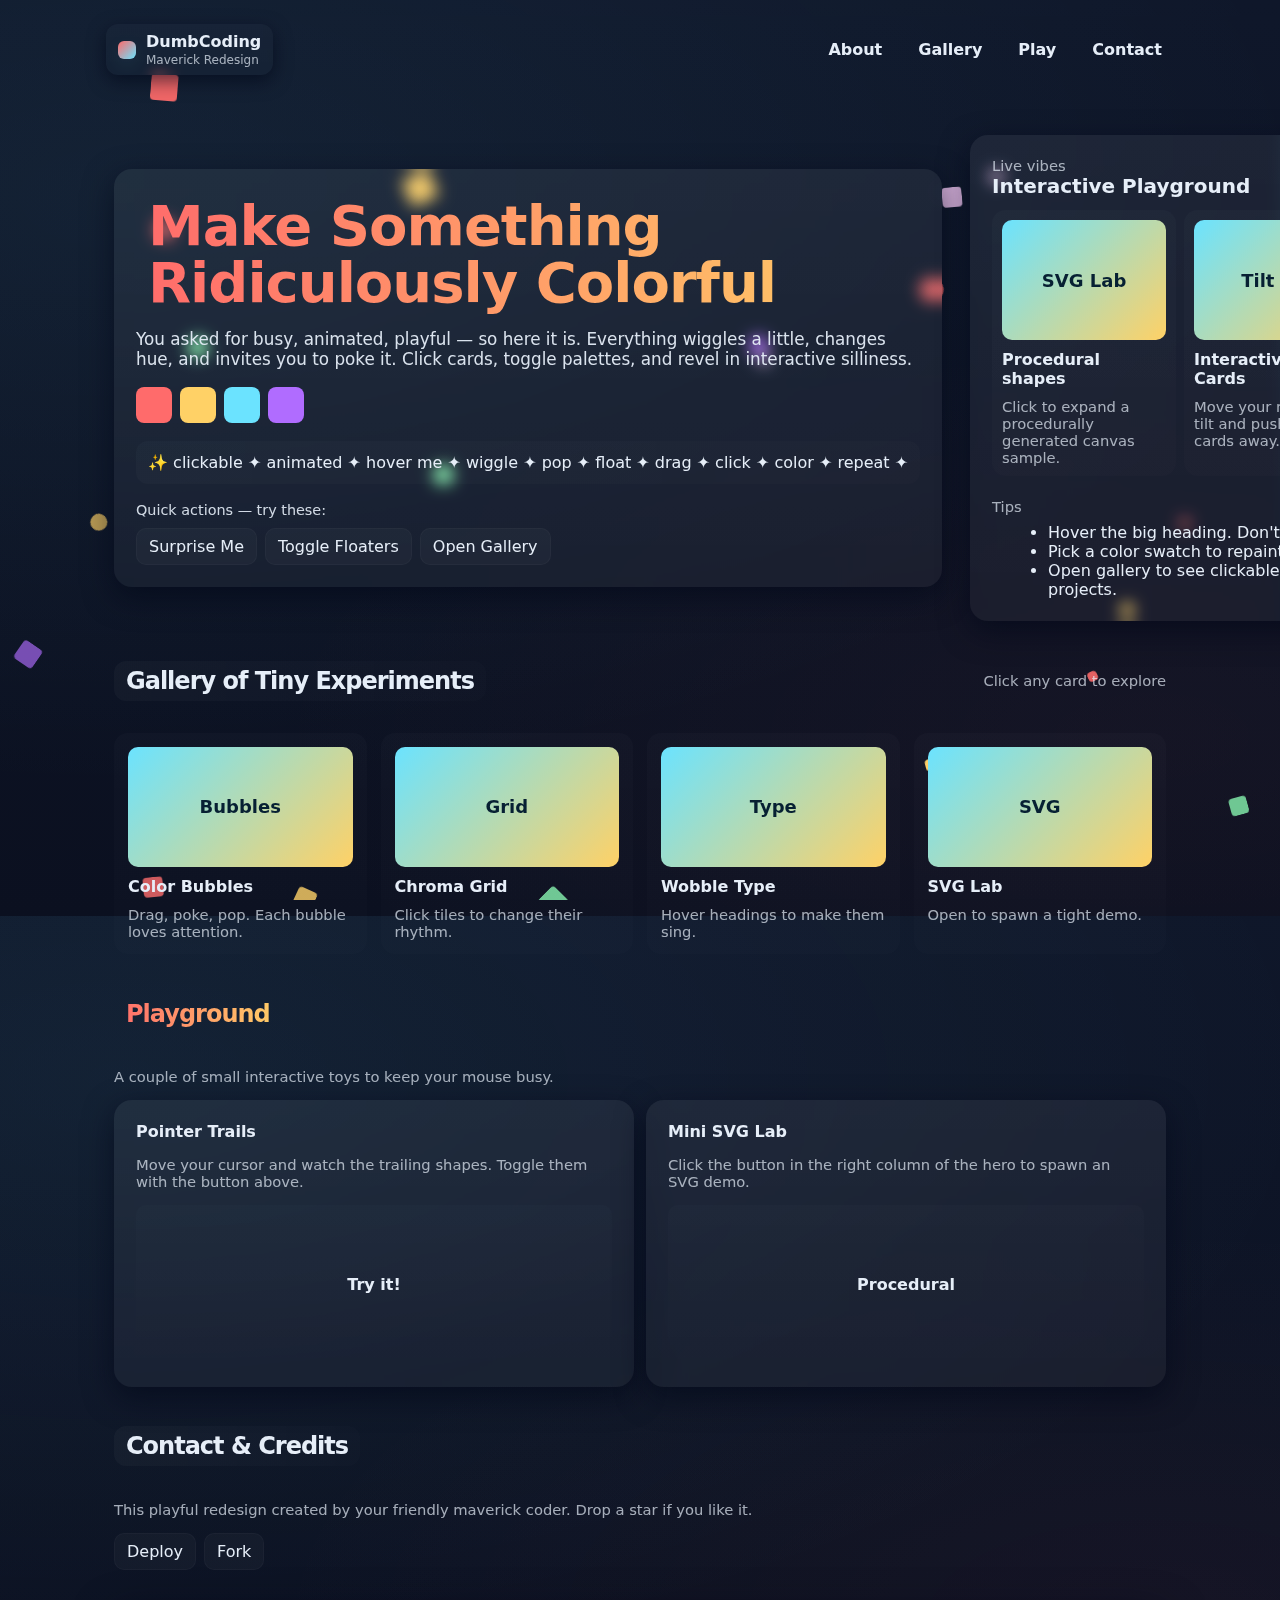
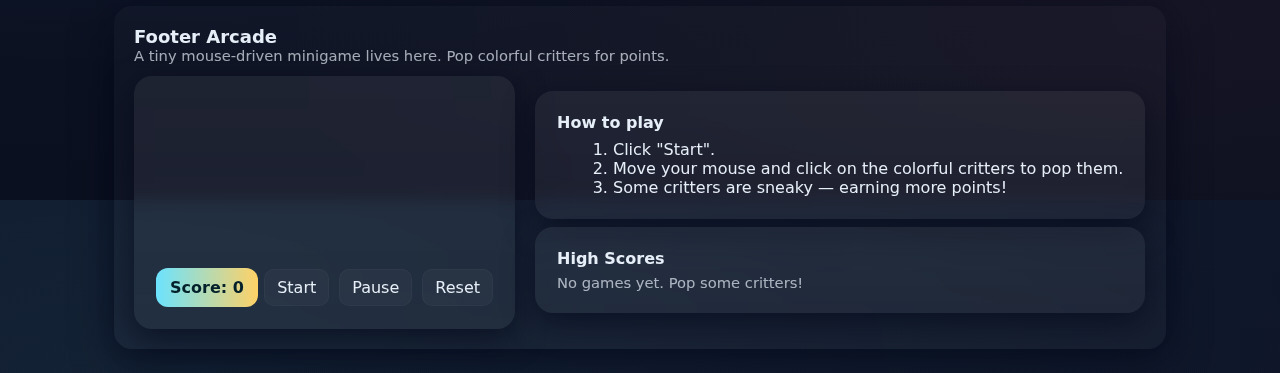
<file: index.html>
<!doctype html>
<html lang="en">
<head>
  <meta charset="utf-8" />
  <meta name="viewport" content="width=device-width,initial-scale=1" />
  <title>DumbCoding — Playful, Chaotic, Beautiful</title>
  <meta name="description" content="A colorful, animated, and playful redesign — hover-reactive headings, moving components, and a cheerful minigame." />
  <style>
    :root{
      --bg1: #0f172a; /* deep navy */
      --bg2: #0b1020;
      --accent1: #ff6b6b;
      --accent2: #ffd166;
      --accent3: #6be3ff;
      --glass: rgba(255,255,255,0.06);
      --glass-2: rgba(255,255,255,0.04);
      --fw-bold: 700;
      color-scheme: dark;
    }
    *{box-sizing:border-box}
    html,body{height:100%;margin:0;font-family:Inter,ui-sans-serif,system-ui,-apple-system,'Segoe UI',Roboto,'Helvetica Neue',Arial; background: radial-gradient(1200px 600px at 10% 20%, rgba(107,227,255,0.06), transparent), radial-gradient(900px 400px at 90% 80%, rgba(255,107,107,0.04), transparent), linear-gradient(180deg,var(--bg1),var(--bg2)); color:#e6eef8}
    a{color:inherit;text-decoration:none}

    /* floating confetti shapes */
    .floaters{position:fixed;inset:0;pointer-events:none;overflow:hidden;z-index:0}
    .floater{position:absolute;width:16px;height:16px;border-radius:4px;opacity:0.9;transform:translate3d(0,0,0);mix-blend-mode:screen}

    header{position:sticky;top:12px;margin:16px auto;max-width:1100px;padding:8px 16px;z-index:50;display:flex;align-items:center;gap:16px}
    .logo{display:inline-flex;align-items:center;gap:10px;padding:8px 12px;border-radius:12px;background:linear-gradient(180deg, rgba(255,255,255,0.02), rgba(255,255,255,0.01));backdrop-filter: blur(6px);box-shadow:0 6px 18px rgba(2,6,23,0.6)}
    .logo .dot{width:14px;height:14px;border-radius:4px;background:linear-gradient(135deg,var(--accent1),var(--accent3));box-shadow:0 6px 18px rgba(107,227,255,0.08)}
    nav{margin-left:auto;display:flex;gap:12px}
    .navlink{padding:8px 12px;border-radius:10px;font-weight:600;cursor:pointer;transition:transform .18s cubic-bezier(.2,.9,.2,1), background .18s}
    .navlink:hover{transform:translateY(-3px) rotate(-1deg);background:linear-gradient(90deg, rgba(255,255,255,0.02), rgba(255,255,255,0.04))}

    main{max-width:1100px;margin:28px auto;padding:24px;position:relative;z-index:10}
    .hero{display:grid;grid-template-columns:1fr 420px;gap:28px;align-items:center}
    .panel{padding:22px;border-radius:18px;background:linear-gradient(180deg,var(--glass),var(--glass-2));box-shadow:0 10px 30px rgba(2,6,23,0.6);backdrop-filter: blur(8px)}

    h1{font-size:clamp(28px,6vw,56px);line-height:1.02;margin:0}
    .headline{display:inline-block;padding:6px 12px;border-radius:12px;font-weight:900;letter-spacing:-1px;background:linear-gradient(90deg,#ffffff08,#ffffff03);transition:transform .4s ease, filter .25s, text-shadow .25s}

    /* hover-reactive, animated heading */
    .headline:hover{animation:floaty 1s ease-in-out infinite; transform:translateY(-6px) rotate(-1deg);}
    @keyframes floaty{0%{filter:hue-rotate(0deg) drop-shadow(0 2px 8px rgba(0,0,0,0.3))}50%{filter:hue-rotate(40deg) drop-shadow(0 10px 40px rgba(0,0,0,0.45))}100%{filter:hue-rotate(0deg) drop-shadow(0 2px 8px rgba(0,0,0,0.3))}}

    /* animated color cycling for headings */
    .candy{background-image:linear-gradient(90deg,var(--accent1),var(--accent2),var(--accent3),#b06cff);background-size:300% 100%;-webkit-background-clip:text;background-clip:text;color:transparent;animation:slideRainbow 6s linear infinite}
    @keyframes slideRainbow{0%{background-position:0% 50%}50%{background-position:100% 50%}100%{background-position:0% 50%}}

    .lead{margin-top:12px;font-size:1.05rem;opacity:.95}

    /* small interactive palette */
    .palette{display:flex;gap:8px;margin-top:18px}
    .swatch{width:36px;height:36px;border-radius:8px;cursor:pointer;border:2px solid transparent;transition:transform .14s}
    .swatch:hover{transform:translateY(-6px) scale(1.06)}

    /* gallery */
    .gallery{display:grid;grid-template-columns:repeat(auto-fit,minmax(180px,1fr));gap:14px;margin-top:18px}
    .card{padding:14px;border-radius:14px;background:linear-gradient(180deg, rgba(255,255,255,0.02), rgba(255,255,255,0.01));cursor:pointer;transition:transform .28s cubic-bezier(.2,.9,.2,1), box-shadow .28s;display:flex;flex-direction:column;gap:10px}
    .card:hover{transform:translateY(-8px) rotate(-1deg);box-shadow:0 22px 50px rgba(2,6,23,0.6)}
    .card .thumb{height:120px;border-radius:10px;background:linear-gradient(135deg,var(--accent3),var(--accent2));display:flex;align-items:center;justify-content:center;font-weight:800;font-size:18px;color:#072033}

    /* interactive marquee */
    .marquee{margin:18px 0;padding:12px;border-radius:12px;background:linear-gradient(90deg, rgba(255,255,255,0.02), rgba(255,255,255,0.01));overflow:hidden}
    .marquee .track{display:inline-block;white-space:nowrap;animation:marq 18s linear infinite}
    @keyframes marq{0%{transform:translateX(0)}100%{transform:translateX(-50%)}}

    /* sections */
    section{margin-top:20px}

    /* modal */
    .modal{position:fixed;inset:0;display:none;place-items:center;background:linear-gradient(180deg, rgba(2,6,23,0.6), rgba(2,6,23,0.8));z-index:100}
    .modal .inner{width:min(880px,94vw);padding:20px;border-radius:14px;background:linear-gradient(180deg, rgba(255,255,255,0.02), rgba(255,255,255,0.01));}

    /* footer game area */
    footer{margin-top:36px;padding:20px;border-radius:18px;background:linear-gradient(180deg, rgba(255,255,255,0.02), rgba(255,255,255,0.03));box-shadow:0 10px 40px rgba(2,6,23,0.6)}
    .game-wrap{display:flex;gap:20px;align-items:center;flex-wrap:wrap}
    .game-box{flex:1;min-width:360px}
    .score{font-weight:800;padding:10px 14px;border-radius:12px;background:linear-gradient(90deg,var(--accent3),var(--accent2));color:#04202a}
    .controls{display:flex;gap:10px;align-items:center}
    .btn{padding:8px 12px;border-radius:10px;background:rgba(255,255,255,0.03);cursor:pointer;border:1px solid rgba(255,255,255,0.03);transition:transform .14s}
    .btn:active{transform:translateY(2px)}

    /* small utilities */
    .muted{opacity:.7;font-size:.92rem}
    .kicker{font-size:.9rem;opacity:.9}

    @media (max-width:900px){.hero{grid-template-columns:1fr;}.panel.big{order:2}}
  </style>
</head>
<body>
  <div class="floaters" aria-hidden="true"></div>

  <header>
    <div class="logo" role="img" aria-label="dumbcoding logo">
      <div class="dot" style="width:18px;height:18px;border-radius:6px"></div>
      <div>
        <div style="font-weight:800">DumbCoding</div>
        <div style="font-size:12px;opacity:.7;margin-top:2px">Maverick Redesign</div>
      </div>
    </div>
    <nav>
      <div class="navlink" data-scroll="about">About</div>
      <div class="navlink" data-scroll="gallery">Gallery</div>
      <div class="navlink" data-scroll="play">Play</div>
      <div class="navlink" data-scroll="contact">Contact</div>
    </nav>
  </header>

  <main>
    <div class="hero">
      <div class="panel big">
        <h1><span class="headline candy" id="headline">Make Something Ridiculously Colorful</span></h1>
        <p class="lead">You asked for busy, animated, playful — so here it is. Everything wiggles a little, changes hue, and invites you to poke it. Click cards, toggle palettes, and revel in interactive silliness.</p>

        <div class="palette" aria-hidden>
          <div class="swatch" data-color="#ff6b6b" style="background:#ff6b6b"></div>
          <div class="swatch" data-color="#ffd166" style="background:#ffd166"></div>
          <div class="swatch" data-color="#6be3ff" style="background:#6be3ff"></div>
          <div class="swatch" data-color="#b06cff" style="background:#b06cff"></div>
        </div>

        <div class="marquee" style="margin-top:18px">
          <div class="track">✨ clickable ✦ animated ✦ hover me ✦ wiggle ✦ pop ✦ float ✦ drag ✦ click ✦ color ✦ repeat ✦</div>
        </div>

        <div class="kicker" style="margin-top:18px">Quick actions — try these:</div>
        <div style="display:flex;gap:8px;margin-top:10px">
          <div class="btn" id="surpriseBtn">Surprise Me</div>
          <div class="btn" id="toggleFloat">Toggle Floaters</div>
          <div class="btn" id="openGallery">Open Gallery</div>
        </div>
      </div>

      <div class="panel" style="display:flex;flex-direction:column;gap:12px">
        <div style="display:flex;align-items:center;justify-content:space-between">
          <div>
            <div class="muted">Live vibes</div>
            <div style="font-weight:800;font-size:20px">Interactive Playground</div>
          </div>
          <div style="text-align:right">
            <div style="font-weight:900;font-size:18px">v2.1</div>
            <div style="font-size:12px;opacity:.7">freshly chaotic</div>
          </div>
        </div>

        <div style="display:grid;grid-template-columns:1fr 1fr;gap:8px">
          <div class="card" id="card-spark" style="padding:10px">
            <div class="thumb">SVG Lab</div>
            <div style="font-weight:700">Procedural shapes</div>
            <div class="muted">Click to expand a procedurally generated canvas sample.</div>
          </div>
          <div class="card" id="card-tilt" style="padding:10px">
            <div class="thumb">Tilt Me</div>
            <div style="font-weight:700">Interactive Tilt Cards</div>
            <div class="muted">Move your mouse to tilt and push these cards away.</div>
          </div>
        </div>

        <div style="margin-top:10px">
          <div class="muted">Tips</div>
          <ul style="margin:8px 0 0 16px">
            <li>Hover the big heading. Don't be shy.</li>
            <li>Pick a color swatch to repaint accents.</li>
            <li>Open gallery to see clickable mini-projects.</li>
          </ul>
        </div>
      </div>
    </div>

    <section id="gallery">
      <div style="display:flex;align-items:center;justify-content:space-between">
        <h2 class="headline">Gallery of Tiny Experiments</h2>
        <div class="muted">Click any card to explore</div>
      </div>

      <div class="gallery" style="margin-top:12px">
        <div class="card gig" data-title="Color Bubbles" data-desc="A playground of draggable bubbles that react to your cursor.">
          <div class="thumb">Bubbles</div>
          <div style="font-weight:700">Color Bubbles</div>
          <div class="muted">Drag, poke, pop. Each bubble loves attention.</div>
        </div>
        <div class="card gig" data-title="Chroma Grid" data-desc="A responsive grid that animates colors and responds to clicks.">
          <div class="thumb">Grid</div>
          <div style="font-weight:700">Chroma Grid</div>
          <div class="muted">Click tiles to change their rhythm.</div>
        </div>
        <div class="card gig" data-title="Wobble Type" data-desc="Playful text that jiggles and skews when hovered.">
          <div class="thumb">Type</div>
          <div style="font-weight:700">Wobble Type</div>
          <div class="muted">Hover headings to make them sing.</div>
        </div>
        <div class="card gig" data-title="SVG Lab" data-desc="Procedurally generated SVG blobs and stars.">
          <div class="thumb">SVG</div>
          <div style="font-weight:700">SVG Lab</div>
          <div class="muted">Open to spawn a tight demo.</div>
        </div>
      </div>
    </section>

    <section id="play">
      <h2 class="headline candy">Playground</h2>
      <p class="muted">A couple of small interactive toys to keep your mouse busy.</p>

      <div style="display:grid;grid-template-columns:1fr 1fr;gap:12px;margin-top:12px">
        <div class="panel">
          <div style="font-weight:800">Pointer Trails</div>
          <p class="muted">Move your cursor and watch the trailing shapes. Toggle them with the button above.</p>
          <div style="height:160px;border-radius:10px;margin-top:10px;display:grid;place-items:center;background:linear-gradient(180deg,rgba(255,255,255,0.01),transparent);font-weight:700">Try it!</div>
        </div>
        <div class="panel">
          <div style="font-weight:800">Mini SVG Lab</div>
          <p class="muted">Click the button in the right column of the hero to spawn an SVG demo.</p>
          <div style="height:160px;border-radius:10px;margin-top:10px;display:grid;place-items:center;background:linear-gradient(180deg,rgba(255,255,255,0.01),transparent);font-weight:700">Procedural</div>
        </div>
      </div>
    </section>

    <section id="contact">
      <h2 class="headline">Contact & Credits</h2>
      <p class="muted">This playful redesign created by your friendly maverick coder. Drop a star if you like it.</p>
      <div style="margin-top:12px;display:flex;gap:8px;flex-wrap:wrap">
        <a class="btn" href="#" onclick="alert('Thanks! Open your repo and replace index.html with this file to deploy.')">Deploy</a>
        <a class="btn" href="#" onclick="alert('Fork & explore — make it weirder.')">Fork</a>
      </div>
    </section>

    <footer>
      <div style="display:flex;align-items:center;justify-content:space-between;gap:12px;flex-wrap:wrap">
        <div>
          <div style="font-weight:900;font-size:18px">Footer Arcade</div>
          <div class="muted">A tiny mouse-driven minigame lives here. Pop colorful critters for points.</div>
        </div>
        <div class="game-wrap">
          <div class="game-box panel">
            <canvas id="gameCanvas" width="640" height="260" style="width:100%;height:160px;border-radius:10px;display:block"></canvas>
            <div style="display:flex;align-items:center;justify-content:space-between;margin-top:10px">
              <div class="score" id="score">Score: 0</div>
              <div class="controls">
                <div class="btn" id="startGame">Start</div>
                <div class="btn" id="pauseGame">Pause</div>
                <div class="btn" id="resetGame">Reset</div>
              </div>
            </div>
          </div>

          <div style="min-width:240px;display:flex;flex-direction:column;gap:8px">
            <div class="panel">
              <div style="font-weight:700">How to play</div>
              <ol style="margin:8px 0 0 16px">
                <li>Click "Start".</li>
                <li>Move your mouse and click on the colorful critters to pop them.</li>
                <li>Some critters are sneaky — earning more points!</li>
              </ol>
            </div>
            <div class="panel">
              <div style="font-weight:700">High Scores</div>
              <div id="highscores" class="muted" style="margin-top:6px">No games yet. Pop some critters!</div>
            </div>
          </div>
        </div>
      </div>
    </footer>

  </main>

  <div class="modal" id="modal">
    <div class="inner" id="modalInner"></div>
  </div>

  <script>
    /*********** Decorative floaters ***********/
    const floaters = document.querySelector('.floaters');
    const COLORS = ['#ff6b6b','#ffd166','#6be3ff','#b06cff','#8cffb6','#ffd1ff'];
    let floaterEls = [];
    function makeFloaters(count=18){
      floaters.innerHTML = '';
      floaterEls = [];
      for(let i=0;i<count;i++){
        const e = document.createElement('div');
        e.className='floater';
        e.style.left = Math.random()*100+'%';
        e.style.top = Math.random()*100+'%';
        const s = 8 + Math.round(Math.random()*22);
        e.style.width = s+'px'; e.style.height = s+'px';
        e.style.borderRadius = (Math.random()>0.6? '50%':'4px');
        e.style.background = COLORS[Math.floor(Math.random()*COLORS.length)];
        e.style.opacity = 0.6 + Math.random()*0.5;
        e.style.transform = `translateY(${Math.random()*20}px) rotate(${Math.random()*360}deg)`;
        floaters.appendChild(e);
        floaterEls.push(e);
      }
    }
    makeFloaters(22);
    let floatersOn = true;
    function animateFloaters(){
      floaterEls.forEach((el,i)=>{
        const t = Date.now()/2000 + i;
        const x = Math.sin(t*0.9+i)*30;
        const y = Math.cos(t*0.7+i)*18;
        el.style.transform = `translate3d(${x}px, ${y}px, 0) rotate(${(t*40)%360}deg)`;
      });
      requestAnimationFrame(animateFloaters);
    }
    requestAnimationFrame(animateFloaters);

    /*********** palette color control ***********/
    document.querySelectorAll('.swatch').forEach(s => s.addEventListener('click', e=>{
      const c = e.currentTarget.dataset.color;
      document.documentElement.style.setProperty('--accent1', c);
      // slightly shift other accents
      document.documentElement.style.setProperty('--accent2', shade(c,20));
      document.documentElement.style.setProperty('--accent3', shade(c,-30));
    }));

    function shade(hex, percent){
      // simple hex shade utility
      hex = hex.replace('#','');
      const num = parseInt(hex,16);
      let r = (num>>16)+Math.round(255*percent/100);
      let g = ((num>>8)&0x00FF)+Math.round(255*percent/100);
      let b = (num&0x0000FF)+Math.round(255*percent/100);
      r=Math.max(0,Math.min(255,r));g=Math.max(0,Math.min(255,g));b=Math.max(0,Math.min(255,b));
      return '#'+(r<<16|g<<8|b).toString(16).padStart(6,'0');
    }

    /*********** nav scroll handlers ***********/
    document.querySelectorAll('[data-scroll]').forEach(n=>n.addEventListener('click',e=>{
      const id = e.currentTarget.dataset.scroll;
      const el = document.getElementById(id);
      if(el) el.scrollIntoView({behavior:'smooth',block:'start'});
    }));

    /*********** cards -> modal ***********/
    const modal = document.getElementById('modal');
    const modalInner = document.getElementById('modalInner');
    document.querySelectorAll('.gig').forEach(card=>card.addEventListener('click',e=>{
      const title = card.dataset.title; const desc=card.dataset.desc;
      modalInner.innerHTML = `<h3 style="margin-top:0" class='headline'>${title}</h3><p class='muted'>${desc}</p><div style='height:240px;margin-top:12px;border-radius:8px;background:linear-gradient(135deg, rgba(255,255,255,0.02),transparent);display:grid;place-items:center'>${title} demo</div>`;
      modal.style.display='grid';
    }));
    modal.addEventListener('click',()=>modal.style.display='none');

    /*********** surprise button ***********/
    document.getElementById('surpriseBtn').addEventListener('click',()=>{
      const fun = [()=>playHeadline(), ()=>toggleFloaters(), ()=>openGallery()];
      const f = fun[Math.floor(Math.random()*fun.length)]; f();
    });
    function playHeadline(){
      const el = document.getElementById('headline');
      el.animate([{transform:'scale(1)'},{transform:'scale(1.08) rotate(-2deg)'},{transform:'scale(1)'}],{duration:900,iterations:1,easing:'cubic-bezier(.2,.9,.2,1)'});
    }
    function openGallery(){
      document.getElementById('gallery').scrollIntoView({behavior:'smooth'});
    }

    document.getElementById('toggleFloat').addEventListener('click',toggleFloaters);
    function toggleFloaters(){
      floatersOn = !floatersOn;
      document.querySelector('.floaters').style.opacity = floatersOn? '1':'0';
    }

    document.getElementById('openGallery').addEventListener('click',openGallery);

    /*********** tilt card microinteraction ***********/
    const tiltCard = document.getElementById('card-tilt');
    tiltCard.addEventListener('mousemove', (ev)=>{
      const r = tiltCard.getBoundingClientRect();
      const mx = (ev.clientX - r.left) / r.width - 0.5;
      const my = (ev.clientY - r.top) / r.height - 0.5;
      tiltCard.style.transform = `perspective(700px) rotateX(${my*8}deg) rotateY(${mx*12}deg)`;
    });
    tiltCard.addEventListener('mouseleave', ()=> tiltCard.style.transform='');

    /*********** procedural SVG lab card ***********/
    const svgBtn = document.getElementById('card-spark');
    svgBtn.addEventListener('click', ()=>{
      modalInner.innerHTML = `<h3 class='headline'>Procedural SVG Lab</h3><p class='muted'>A quick blob and star generator.</p><div id='svgholder' style='height:360px;border-radius:10px;margin-top:10px;display:grid;place-items:center;background:linear-gradient(180deg, rgba(255,255,255,0.01), transparent)'></div>`;
      modal.style.display='grid';
      const holder = document.getElementById('svgholder');
      holder.innerHTML = makeSVGBlob();
    });
    function makeSVGBlob(){
      const w=680,h=320;
      const rx=Math.random()*220+120;
      const ry=Math.random()*120+80;
      const cx= Math.random()*(w-200)+100; const cy = Math.random()*(h-120)+60;
      const col = COLORS[Math.floor(Math.random()*COLORS.length)];
      return `<svg viewBox='0 0 ${w} ${h}' width='100%' style='border-radius:8px'><defs><filter id='g' x='-50%' y='-50%'><feGaussianBlur stdDeviation='18' /></filter></defs><g filter='url(#g)'><ellipse cx='${cx}' cy='${cy}' rx='${rx}' ry='${ry}' fill='${col}' opacity='0.95'/></g><g transform='translate(40,40)'><text x='0' y='28' font-size='20' font-weight='800' fill='rgba(255,255,255,0.9)'>Procedural blob — try another card</text></g></svg>`;
    }

    /*********** pointer trails (simple) ***********/
    const trail = [];
    const maxTrail=22;
    document.addEventListener('pointermove', e=>{
      if(!floatersOn) return;
      const t={x:e.clientX,y:e.clientY,ts:Date.now(),c:COLORS[Math.floor(Math.random()*COLORS.length)]};
      trail.push(t); if(trail.length>maxTrail) trail.shift();
      // create quick tiny dot
      const dot = document.createElement('div'); dot.className='floater'; dot.style.left=(e.clientX-6)+'px'; dot.style.top=(e.clientY-6)+'px'; dot.style.width='12px'; dot.style.height='12px'; dot.style.borderRadius='50%'; dot.style.background=t.c; dot.style.opacity='0.9'; dot.style.pointerEvents='none'; dot.style.position='fixed'; dot.style.zIndex=60; document.body.appendChild(dot);
      setTimeout(()=>dot.remove(),400);
    });

    /*********** Footer minigame: pop critters ***********/
    const canvas = document.getElementById('gameCanvas');
    const ctx = canvas.getContext('2d');
    let W = canvas.width, H = canvas.height;
    function resizeCanvas(){
      const rect = canvas.getBoundingClientRect();
      canvas.width = Math.floor(rect.width*devicePixelRatio);
      canvas.height = Math.floor(rect.height*devicePixelRatio);
      ctx.setTransform(devicePixelRatio,0,0,devicePixelRatio,0,0);
      W = rect.width; H = rect.height;
    }
    resizeCanvas(); window.addEventListener('resize', resizeCanvas);

    class Critter{
      constructor(){
        this.reset();
      }
      reset(){
        this.r = 12 + Math.random()*28;
        this.x = Math.random()*(W-2*this.r)+this.r;
        this.y = Math.random()*(H-2*this.r)+this.r;
        this.vx = (Math.random()-0.5)*120;
        this.vy = (Math.random()-0.5)*120;
        this.hue = Math.random()*360;
        this.wiggle = Math.random()*Math.PI*2;
        this.points = Math.round(1 + (40/this.r));
        this.alive = true;
      }
      step(dt){
        this.x += this.vx*dt; this.y += this.vy*dt;
        this.vx *= 0.998; this.vy *= 0.998;
        this.wiggle += dt*6;
        if(this.x < this.r){this.x=this.r; this.vx *= -1}
        if(this.x > W-this.r){this.x=W-this.r; this.vx *= -1}
        if(this.y < this.r){this.y=this.r; this.vy *= -1}
        if(this.y > H-this.r){this.y=H-this.r; this.vy *= -1}
      }
      draw(ctx){
        ctx.save();
        ctx.translate(this.x,this.y);
        ctx.rotate(Math.sin(this.wiggle)*0.2);
        // body
        ctx.beginPath(); ctx.arc(0,0,this.r,0,Math.PI*2); ctx.fillStyle = `hsl(${this.hue} 90% 60%)`; ctx.fill();
        // eye
        ctx.beginPath(); ctx.arc(this.r*0.3*-1, -this.r*0.2, Math.max(2,this.r*0.18),0,Math.PI*2); ctx.fillStyle='#031b1f'; ctx.fill();
        // highlight
        ctx.beginPath(); ctx.arc(this.r*0.3, -this.r*0.3, Math.max(1,this.r*0.12),0,Math.PI*2); ctx.fillStyle='rgba(255,255,255,0.4)'; ctx.fill();
        ctx.restore();
      }
    }

    let critters = [];
    const MAX_CRITTERS = 9;
    let last = performance.now();
    let running = false;
    let score = 0;
    const scoreEl = document.getElementById('score');
    const hsEl = document.getElementById('highscores');
    const highs = [];

    function spawnCritter(){ if(critters.length<MAX_CRITTERS) critters.push(new Critter()); }
    function stepGame(now){
      const dt = Math.min(0.04,(now-last)/1000);
      last = now; if(!running) return;
      // spawn slowly
      if(Math.random() < 0.02) spawnCritter();
      critters.forEach(c=>c.step(dt));
      // render
      ctx.clearRect(0,0,W,H);
      // background bubbles
      for(let i=0;i<6;i++){
        ctx.beginPath(); ctx.ellipse(W*(i/6), H*(0.12 + (i%2)*0.15), 20, 8, 0,0,Math.PI*2); ctx.fillStyle='rgba(255,255,255,0.02)'; ctx.fill();
      }
      critters.forEach(c=>c.draw(ctx));
      requestAnimationFrame(stepGame);
    }

    canvas.addEventListener('click', (e)=>{
      const rect = canvas.getBoundingClientRect();
      const x = (e.clientX - rect.left);
      const y = (e.clientY - rect.top);
      // find hit critter
      for(let i=critters.length-1;i>=0;i--){
        const c = critters[i];
        const dx = c.x - x, dy = c.y - y;
        if(dx*dx + dy*dy <= c.r*c.r){
          // pop!
          score += c.points;
          scoreEl.textContent = 'Score: '+score;
          // tiny pop particles
          for(let p=0;p<10;p++){ spawnSpark(x,y); }
          critters.splice(i,1);
          break;
        }
      }
    });

    // simple sparks
    const sparks = [];
    function spawnSpark(x,y){ sparks.push({x,y, vx:(Math.random()-0.5)*200, vy:(Math.random()-0.9)*200, life:0.6 + Math.random()*0.6, col:COLORS[Math.floor(Math.random()*COLORS.length)]}); }
    function stepSparks(dt){ for(let i=sparks.length-1;i>=0;i--){ const s=sparks[i]; s.x+=s.vx*dt; s.y+=s.vy*dt; s.life -= dt; if(s.life<=0) sparks.splice(i,1); } }
    function drawSparks(ctx){ sparks.forEach(s=>{ ctx.beginPath(); ctx.arc(s.x,s.y,4,0,Math.PI*2); ctx.fillStyle=s.col; ctx.fill(); }) }

    function gameLoop(now){ const dt = Math.min(0.04,(now-last)/1000); last=now; if(running){ critters.forEach(c=>c.step(dt)); stepSparks(dt); }
      // draw
      ctx.clearRect(0,0,W,H);
      critters.forEach(c=>c.draw(ctx)); drawSparks(ctx);
      requestAnimationFrame(gameLoop);
    }

    document.getElementById('startGame').addEventListener('click', ()=>{
      if(!running){ running=true; last=performance.now(); for(let i=0;i<4;i++) spawnCritter(); requestAnimationFrame(gameLoop); }
    });
    document.getElementById('pauseGame').addEventListener('click', ()=>{ running = !running; document.getElementById('pauseGame').textContent = running? 'Pause':'Resume'; if(running) { last = performance.now(); requestAnimationFrame(gameLoop) }});
    document.getElementById('resetGame').addEventListener('click', ()=>{ running=false; critters=[]; score = 0; scoreEl.textContent='Score: 0'; highs.unshift(score); while(highs.length>5) highs.pop(); hsEl.textContent = highs.length? highs.join(' • '): 'No games yet. Pop some critters!'; document.getElementById('pauseGame').textContent='Pause'; });

    // simple loop to keep canvas lively even when not running
    requestAnimationFrame(gameLoop);

    /*********** accessibility small touches ***********/
    // allow keyboard to close modal
    document.addEventListener('keydown', e=>{ if(e.key==='Escape') modal.style.display='none' });

    /*********** small utilities for page polish ***********/
    // random wiggle to headline color on hover
    const hd = document.getElementById('headline');
    hd.addEventListener('mouseenter', ()=>{
      hd.style.transition='filter .6s, transform .6s';
      hd.style.filter='hue-rotate(40deg)';
      hd.animate([{transform:'scale(1)'},{transform:'scale(1.06) rotate(-2deg)'},{transform:'scale(1)'}],{duration:900,iterations:1});
    });
    hd.addEventListener('mouseleave', ()=>{ hd.style.filter=''; });

    // gentle periodic style change
    setInterval(()=>{
      document.documentElement.style.setProperty('--accent2', COLORS[Math.floor(Math.random()*COLORS.length)]);
    }, 4500);

  </script>
</body>
</html>
</file>
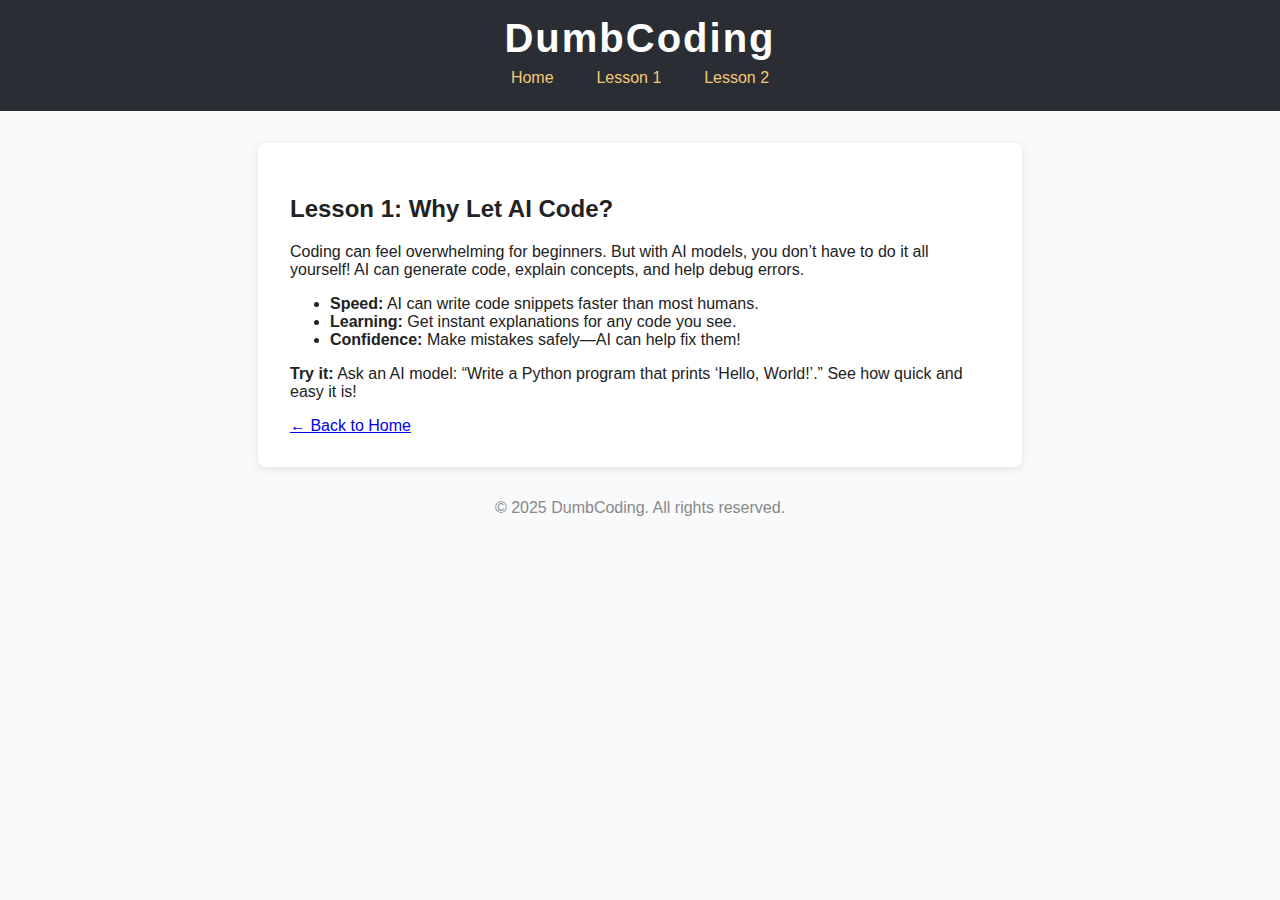
<file: lesson1.html>
<!DOCTYPE html>
<html lang="en">
<head>
  <meta charset="UTF-8">
  <title>Lesson 1: Why Let AI Code? - DumbCoding</title>
  <meta name="viewport" content="width=device-width, initial-scale=1">
  <link href="style.css" rel="stylesheet">
</head>
<body>
  <header>
    <h1>DumbCoding</h1>
    <nav>
      <a href="index.html">Home</a>
      <a href="lesson1.html">Lesson 1</a>
      <a href="lesson2.html">Lesson 2</a>
    </nav>
  </header>
  <main>
    <h2>Lesson 1: Why Let AI Code?</h2>
    <p>
      Coding can feel overwhelming for beginners. But with AI models, you don’t have to do it all yourself! 
      AI can generate code, explain concepts, and help debug errors.
    </p>
    <ul>
      <li><strong>Speed:</strong> AI can write code snippets faster than most humans.</li>
      <li><strong>Learning:</strong> Get instant explanations for any code you see.</li>
      <li><strong>Confidence:</strong> Make mistakes safely—AI can help fix them!</li>
    </ul>
    <p>
      <strong>Try it:</strong> Ask an AI model: “Write a Python program that prints ‘Hello, World!’.” See how quick and easy it is!
    </p>
    <a class="back" href="index.html">&#8592; Back to Home</a>
  </main>
  <footer>
    <p>&copy; 2025 DumbCoding. All rights reserved.</p>
  </footer>
</body>
</html>
</file>
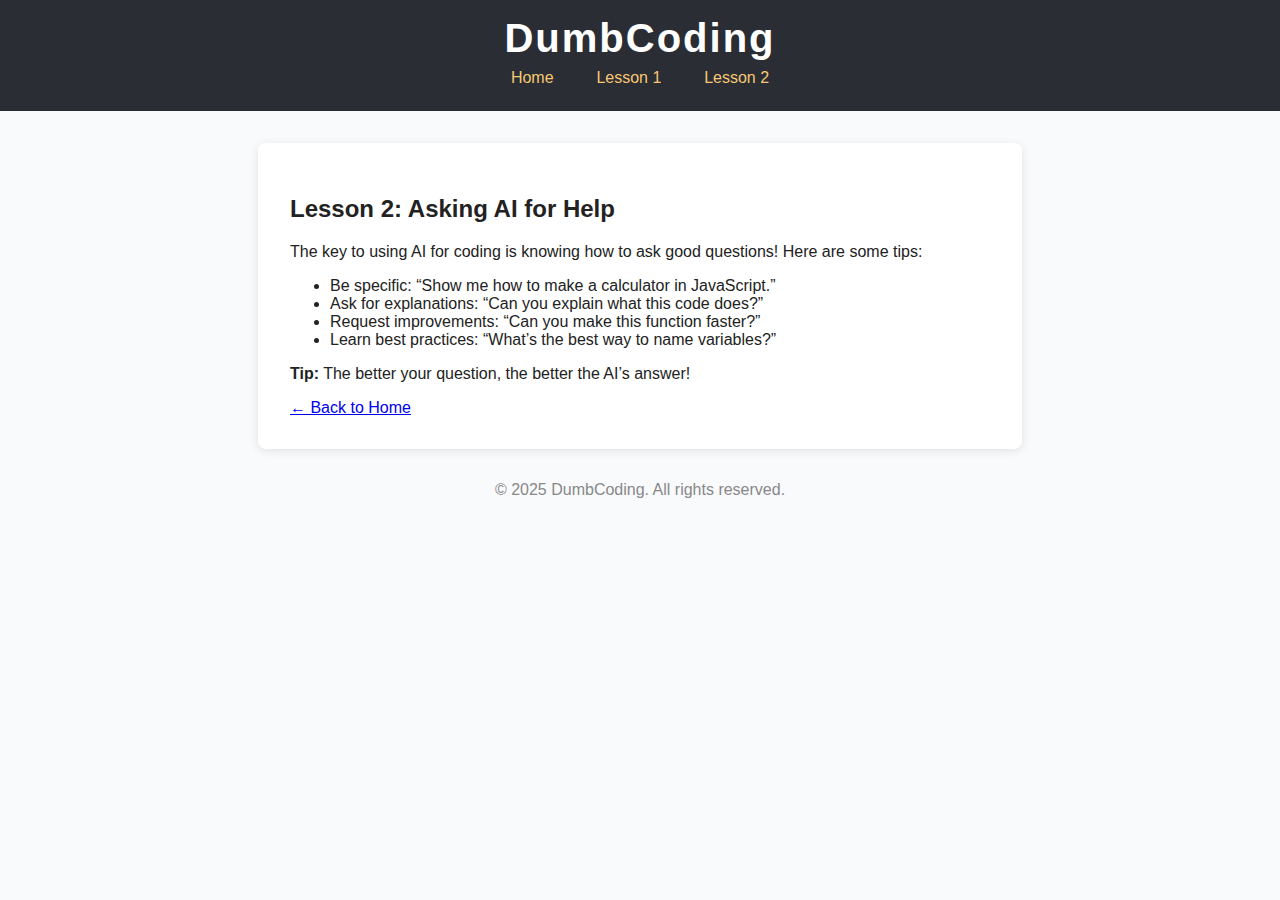
<file: lesson2.html>
<!DOCTYPE html>
<html lang="en">
<head>
  <meta charset="UTF-8">
  <title>Lesson 2: Asking AI for Help - DumbCoding</title>
  <meta name="viewport" content="width=device-width, initial-scale=1">
  <link href="style.css" rel="stylesheet">
</head>
<body>
  <header>
    <h1>DumbCoding</h1>
    <nav>
      <a href="index.html">Home</a>
      <a href="lesson1.html">Lesson 1</a>
      <a href="lesson2.html">Lesson 2</a>
    </nav>
  </header>
  <main>
    <h2>Lesson 2: Asking AI for Help</h2>
    <p>
      The key to using AI for coding is knowing how to ask good questions! Here are some tips:
    </p>
    <ul>
      <li>Be specific: “Show me how to make a calculator in JavaScript.”</li>
      <li>Ask for explanations: “Can you explain what this code does?”</li>
      <li>Request improvements: “Can you make this function faster?”</li>
      <li>Learn best practices: “What’s the best way to name variables?”</li>
    </ul>
    <p>
      <strong>Tip:</strong> The better your question, the better the AI’s answer!
    </p>
    <a class="back" href="index.html">&#8592; Back to Home</a>
  </main>
  <footer>
    <p>&copy; 2025 DumbCoding. All rights reserved.</p>
  </footer>
</body>
</html>
</file>
<file: style.css>
body {
  font-family: 'Segoe UI', Arial, sans-serif;
  background: #f9fafc;
  color: #222;
  margin: 0;
  padding: 0;
}
header {
  background: #2a2d34;
  padding: 1rem;
  color: #fff;
  text-align: center;
}
header h1 {
  margin: 0 0 0.5rem 0;
  font-size: 2.5rem;
  letter-spacing: 2px;
}
nav {
  margin-bottom: 0.5rem;
}
nav a {
  color: #f7c873;
  text-decoration: none;
  margin: 0 1.2rem;
  font-weight: 500;
}
nav a:hover {
  text-decoration: underline;
}
main {
  max-width: 700px;
  margin: 2rem auto;
  background: #fff;
  padding: 2rem;
  border-radius: 8px;
  box-shadow: 0 2px 8px #e2e2e2;
}
.intro h2 {
  margin-top: 0;
  color: #2a2d34;
}
.lessons ul {
  list-style: none;
  padding: 0;
}
.lessons li {
  margin-bottom: 0.8rem;
}
.lessons a {
  color: #2a2d34;
  background: #f7c873;
  padding: 0.4rem 0.8rem;
  border-radius: 4px;
  text-decoration: none;
  font-weight: 500;
  transition: background 0.2s;
}
.lessons a:hover {
  background: #ffe3b0;
}
footer {
  text-align: center;
  margin: 2rem 0 1rem 0;
  color: #888;
  font-size: 1rem;
}
</file>
